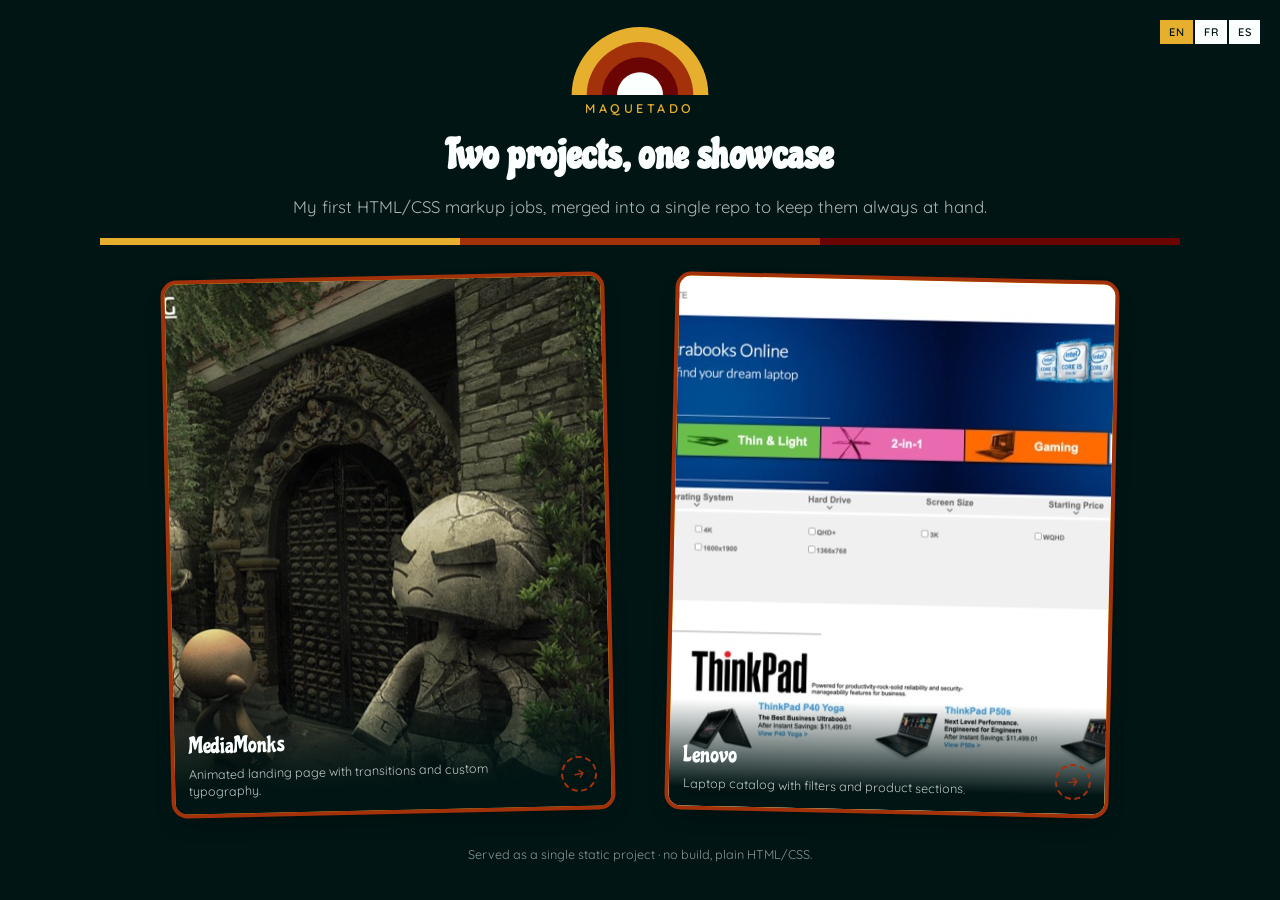
<file: index.html>
<!doctype html>
<html lang="es">
<head>
<meta charset="utf-8">
<meta name="viewport" content="width=device-width, initial-scale=1">
<title>Maquetado</title>
<link rel="icon" href="/favicon.svg" type="image/svg+xml">
<link rel="icon" href="/favicon.png" type="image/png" sizes="32x32">
<link rel="apple-touch-icon" href="/apple-touch-icon.png">
<link rel="preconnect" href="https://fonts.googleapis.com">
<link rel="preconnect" href="https://fonts.gstatic.com" crossorigin>
<link href="https://fonts.googleapis.com/css2?family=Quicksand:wght@400;500;600;700&family=Chicle&display=swap" rel="stylesheet">
<style>
  :root {
    /* Paleta setentosa: https://coolors.co/001514-fbfffe-6b0504-a3320b-e6af2e */
    --color-bg: #001514;
    --color-surface: #fbfffe;
    --color-ink: #001514;
    --color-on-bg: #fbfffe;
    --color-mustard: #e6af2e;
    --color-rust: #a3320b;
    --color-burgundy: #6b0504;
    --font-heading: 'Chicle', cursive;
    --font-body: 'Quicksand', sans-serif;
    --font-title: 'Chicle', cursive;
    color-scheme: dark;
  }

  * { box-sizing: border-box; }

  html, body { height: 100%; }

  body {
    margin: 0;
    height: 100vh;
    height: 100dvh;
    overflow: hidden;
    background: var(--color-bg);
    color: var(--color-on-bg);
    font: 16px/1.5 var(--font-body);
    display: flex;
    flex-direction: column;
    align-items: center;
    padding: clamp(14px, 3vh, 36px) clamp(16px, 4vw, 40px) clamp(20px, 4vh, 40px);
    gap: clamp(8px, 2vh, 18px);
  }

  header {
    flex: 0 0 auto;
    width: 100%;
    max-width: 980px;
    text-align: center;
  }

  .sunset {
    width: clamp(120px, 16vh, 200px);
    aspect-ratio: 400 / 190;
    margin: 0 auto;
    overflow: hidden;
  }

  .sunset svg {
    display: block;
    width: 100%;
    height: auto;
  }

  .kicker {
    display: block;
    margin: 4px 0 6px;
    font-family: var(--font-body);
    font-weight: 600;
    font-size: clamp(0.7rem, 1.4vh, 0.8rem);
    letter-spacing: 0.28em;
    text-transform: uppercase;
    color: var(--color-mustard);
  }

  h1 {
    margin: 0 0 8px;
    font-family: var(--font-heading);
    font-weight: 700;
    font-size: clamp(1.8rem, 4.6vh, 3.2rem);
    letter-spacing: 0.01em;
    color: var(--color-on-bg);
  }

  header p {
    margin: 0;
    font-size: clamp(0.85rem, 2vh, 1.05rem);
    color: var(--color-on-bg);
    opacity: 0.68;
  }

  .stripe {
    flex: 0 0 auto;
    width: 100%;
    max-width: 1080px;
    height: clamp(4px, 0.8vh, 7px);
    background: linear-gradient(
      90deg,
      var(--color-mustard) 0 33.333%,
      var(--color-rust) 33.333% 66.666%,
      var(--color-burgundy) 66.666% 100%
    );
  }

  main {
    flex: 1 1 auto;
    min-height: 0;
    display: grid;
    grid-template-columns: repeat(2, 1fr);
    gap: clamp(30px, 5vw, 60px);
    width: 100%;
    max-width: 1000px;
    padding: clamp(8px, 1.5vh, 18px) clamp(14px, 2.5vw, 26px);
  }

  .postcard {
    position: relative;
    height: 100%;
    min-height: 0;
    display: block;
    background: var(--color-mustard);
    border: 4px solid var(--color-rust);
    border-radius: 16px;
    overflow: hidden;
    text-decoration: none;
    color: inherit;
    transform: rotate(var(--tilt, -1.25deg));
    transition: border-color 0.15s ease;
    box-shadow: 0 10px 24px -14px rgba(0, 0, 0, 0.6);
  }

  .postcard:nth-child(2) {
    --tilt: 1.25deg;
  }

  .postcard:hover,
  .postcard:focus-visible {
    border-color: var(--color-mustard);
  }

  .photo {
    position: absolute;
    inset: 0;
  }

  .photo img {
    width: 100%;
    height: 100%;
    object-fit: cover;
    display: block;
  }

  .postcard-footer {
    position: absolute;
    left: 0;
    right: 0;
    bottom: 0;
    display: flex;
    align-items: flex-end;
    justify-content: space-between;
    gap: 10px;
    padding: 40px 14px 14px;
    background: linear-gradient(180deg, transparent, var(--color-bg) 82%);
  }

  .postcard-text {
    display: flex;
    flex-direction: column;
    gap: 2px;
    min-width: 0;
  }

  .postcard-name {
    font-family: var(--font-title);
    font-weight: 400;
    font-size: clamp(1.1rem, 2.5vh, 1.5rem);
    color: var(--color-on-bg);
  }

  .postcard-desc {
    margin: 0;
    font-size: clamp(0.74rem, 1.4vh, 0.86rem);
    line-height: 1.35;
    color: var(--color-on-bg);
    opacity: 0.75;
    display: -webkit-box;
    -webkit-line-clamp: 2;
    line-clamp: 2;
    -webkit-box-orient: vertical;
    overflow: hidden;
  }

  .stamp {
    flex-shrink: 0;
    display: inline-flex;
    align-items: center;
    justify-content: center;
    width: 36px;
    height: 36px;
    border-radius: 50%;
    border: 2px dashed var(--color-rust);
    color: var(--color-rust);
    transform: rotate(-10deg);
    transition: background 0.15s ease, color 0.15s ease;
  }

  .postcard:hover .stamp {
    border-color: var(--color-mustard);
    background: var(--color-mustard);
    color: var(--color-ink);
  }

  footer {
    flex: 0 0 auto;
    width: 100%;
    text-align: center;
    color: var(--color-on-bg);
    font-size: clamp(0.68rem, 1.4vh, 0.8rem);
    opacity: 0.55;
  }

  .lang-switcher {
    position: fixed;
    top: clamp(10px, 2.5vh, 18px);
    right: clamp(10px, 2.5vw, 18px);
    z-index: 5;
    display: inline-flex;
    border: 2px solid var(--color-ink);
    background: var(--color-surface);
  }

  .lang-option {
    padding: 5px 9px;
    border: none;
    border-right: 2px solid var(--color-ink);
    background: var(--color-surface);
    font-family: var(--font-body);
    font-weight: 600;
    font-size: 11px;
    letter-spacing: 0.04em;
    color: var(--color-ink);
    cursor: pointer;
  }

  .lang-option:last-child {
    border-right: none;
  }

  .lang-option.active {
    background: var(--color-mustard);
  }

  /* Mobile: stack the cards in a single column and let the page scroll */
  @media (max-width: 700px) {
    body {
      height: auto;
      min-height: 100dvh;
      overflow-y: auto;
    }

    main {
      flex: 0 0 auto;
      grid-template-columns: 1fr;
      gap: 28px;
    }

    .postcard {
      height: auto;
      aspect-ratio: 4 / 3;
    }
  }
</style>
</head>
<body>
  <div class="lang-switcher" role="group" aria-label="Language">
    <button type="button" class="lang-option" data-lang="en">EN</button>
    <button type="button" class="lang-option" data-lang="fr">FR</button>
    <button type="button" class="lang-option" data-lang="es">ES</button>
  </div>

  <header>
    <div class="sunset" aria-hidden="true">
      <svg viewBox="0 0 400 190">
        <circle cx="200" cy="190" r="190" fill="#e6af2e"/>
        <circle cx="200" cy="190" r="148" fill="#a3320b"/>
        <circle cx="200" cy="190" r="106" fill="#6b0504"/>
        <circle cx="200" cy="190" r="64" fill="#fbfffe"/>
      </svg>
    </div>
    <span class="kicker">Maquetado</span>
    <h1 data-i18n="title">Dos proyectos, una vitrina</h1>
    <p data-i18n="subtitle">Mis primeros trabajos de maquetado en HTML/CSS, migrados a un solo repo para tenerlos siempre a mano.</p>
  </header>

  <div class="stripe"></div>

  <main>
    <a class="postcard" href="/MediaMonks/mediaMonks.html" target="_blank" rel="noopener">
      <div class="photo">
        <img src="/preview/mediamonks.jpg" alt="Captura del proyecto MediaMonks" data-i18n-alt="mediamonksAlt" loading="lazy">
      </div>
      <div class="postcard-footer">
        <div class="postcard-text">
          <span class="postcard-name">MediaMonks</span>
          <p class="postcard-desc" data-i18n="mediamonksDesc">Landing animada con transiciones y tipografía custom.</p>
        </div>
        <span class="stamp" aria-hidden="true">
          <svg width="14" height="14" viewBox="0 0 24 24" fill="none" stroke="currentColor" stroke-width="2.5" stroke-linecap="round" stroke-linejoin="round"><path d="M5 12h14M13 6l6 6-6 6"/></svg>
        </span>
      </div>
    </a>

    <a class="postcard" href="/Lenovo/lenovo.html" target="_blank" rel="noopener">
      <div class="photo">
        <img src="/preview/lenovo.jpg" alt="Captura del proyecto Lenovo" data-i18n-alt="lenovoAlt" loading="lazy">
      </div>
      <div class="postcard-footer">
        <div class="postcard-text">
          <span class="postcard-name">Lenovo</span>
          <p class="postcard-desc" data-i18n="lenovoDesc">Catálogo de laptops con filtros y secciones de producto.</p>
        </div>
        <span class="stamp" aria-hidden="true">
          <svg width="14" height="14" viewBox="0 0 24 24" fill="none" stroke="currentColor" stroke-width="2.5" stroke-linecap="round" stroke-linejoin="round"><path d="M5 12h14M13 6l6 6-6 6"/></svg>
        </span>
      </div>
    </a>
  </main>

  <footer data-i18n="footer">Servido como un único proyecto estático &middot; sin build, HTML/CSS plano.</footer>

  <script>
    var STORAGE_KEY = 'maquetado-language';

    var translations = {
      en: {
        title: 'Two projects, one showcase',
        subtitle: 'My first HTML/CSS markup jobs, merged into a single repo to keep them always at hand.',
        mediamonksDesc: 'Animated landing page with transitions and custom typography.',
        lenovoDesc: 'Laptop catalog with filters and product sections.',
        mediamonksAlt: 'Screenshot of the MediaMonks project',
        lenovoAlt: 'Screenshot of the Lenovo project',
        footer: 'Served as a single static project · no build, plain HTML/CSS.'
      },
      fr: {
        title: 'Deux projets, une vitrine',
        subtitle: 'Mes premiers travaux de maquettage HTML/CSS, réunis dans un seul dépôt pour les avoir toujours sous la main.',
        mediamonksDesc: 'Page d’accueil animée avec transitions et typographie personnalisée.',
        lenovoDesc: 'Catalogue d’ordinateurs portables avec filtres et sections produits.',
        mediamonksAlt: 'Capture d’écran du projet MediaMonks',
        lenovoAlt: 'Capture d’écran du projet Lenovo',
        footer: 'Servi comme un seul projet statique · sans build, HTML/CSS pur.'
      },
      es: {
        title: 'Dos proyectos, una vitrina',
        subtitle: 'Mis primeros trabajos de maquetado en HTML/CSS, migrados a un solo repo para tenerlos siempre a mano.',
        mediamonksDesc: 'Landing animada con transiciones y tipografía custom.',
        lenovoDesc: 'Catálogo de laptops con filtros y secciones de producto.',
        mediamonksAlt: 'Captura del proyecto MediaMonks',
        lenovoAlt: 'Captura del proyecto Lenovo',
        footer: 'Servido como un único proyecto estático · sin build, HTML/CSS plano.'
      }
    };

    function isLanguage(value) {
      return value === 'en' || value === 'fr' || value === 'es';
    }

    function getInitialLanguage() {
      try {
        var stored = localStorage.getItem(STORAGE_KEY);
        if (isLanguage(stored)) return stored;
      } catch (e) {
        // localStorage no disponible (modo privado, storage bloqueado, etc.)
      }
      return 'en';
    }

    function applyLanguage(lang) {
      var t = translations[lang];
      document.documentElement.lang = lang;

      document.querySelectorAll('[data-i18n]').forEach(function (el) {
        el.textContent = t[el.dataset.i18n];
      });
      document.querySelectorAll('[data-i18n-alt]').forEach(function (el) {
        el.alt = t[el.dataset.i18nAlt];
      });
      document.querySelectorAll('.lang-option').forEach(function (btn) {
        var isActive = btn.dataset.lang === lang;
        btn.classList.toggle('active', isActive);
        btn.setAttribute('aria-pressed', String(isActive));
      });

      try {
        localStorage.setItem(STORAGE_KEY, lang);
      } catch (e) {
        // la preferencia solo dura la sesión
      }
    }

    document.querySelectorAll('.lang-option').forEach(function (btn) {
      btn.addEventListener('click', function () {
        applyLanguage(btn.dataset.lang);
      });
    });

    applyLanguage(getInitialLanguage());
  </script>
</body>
</html>
</file>
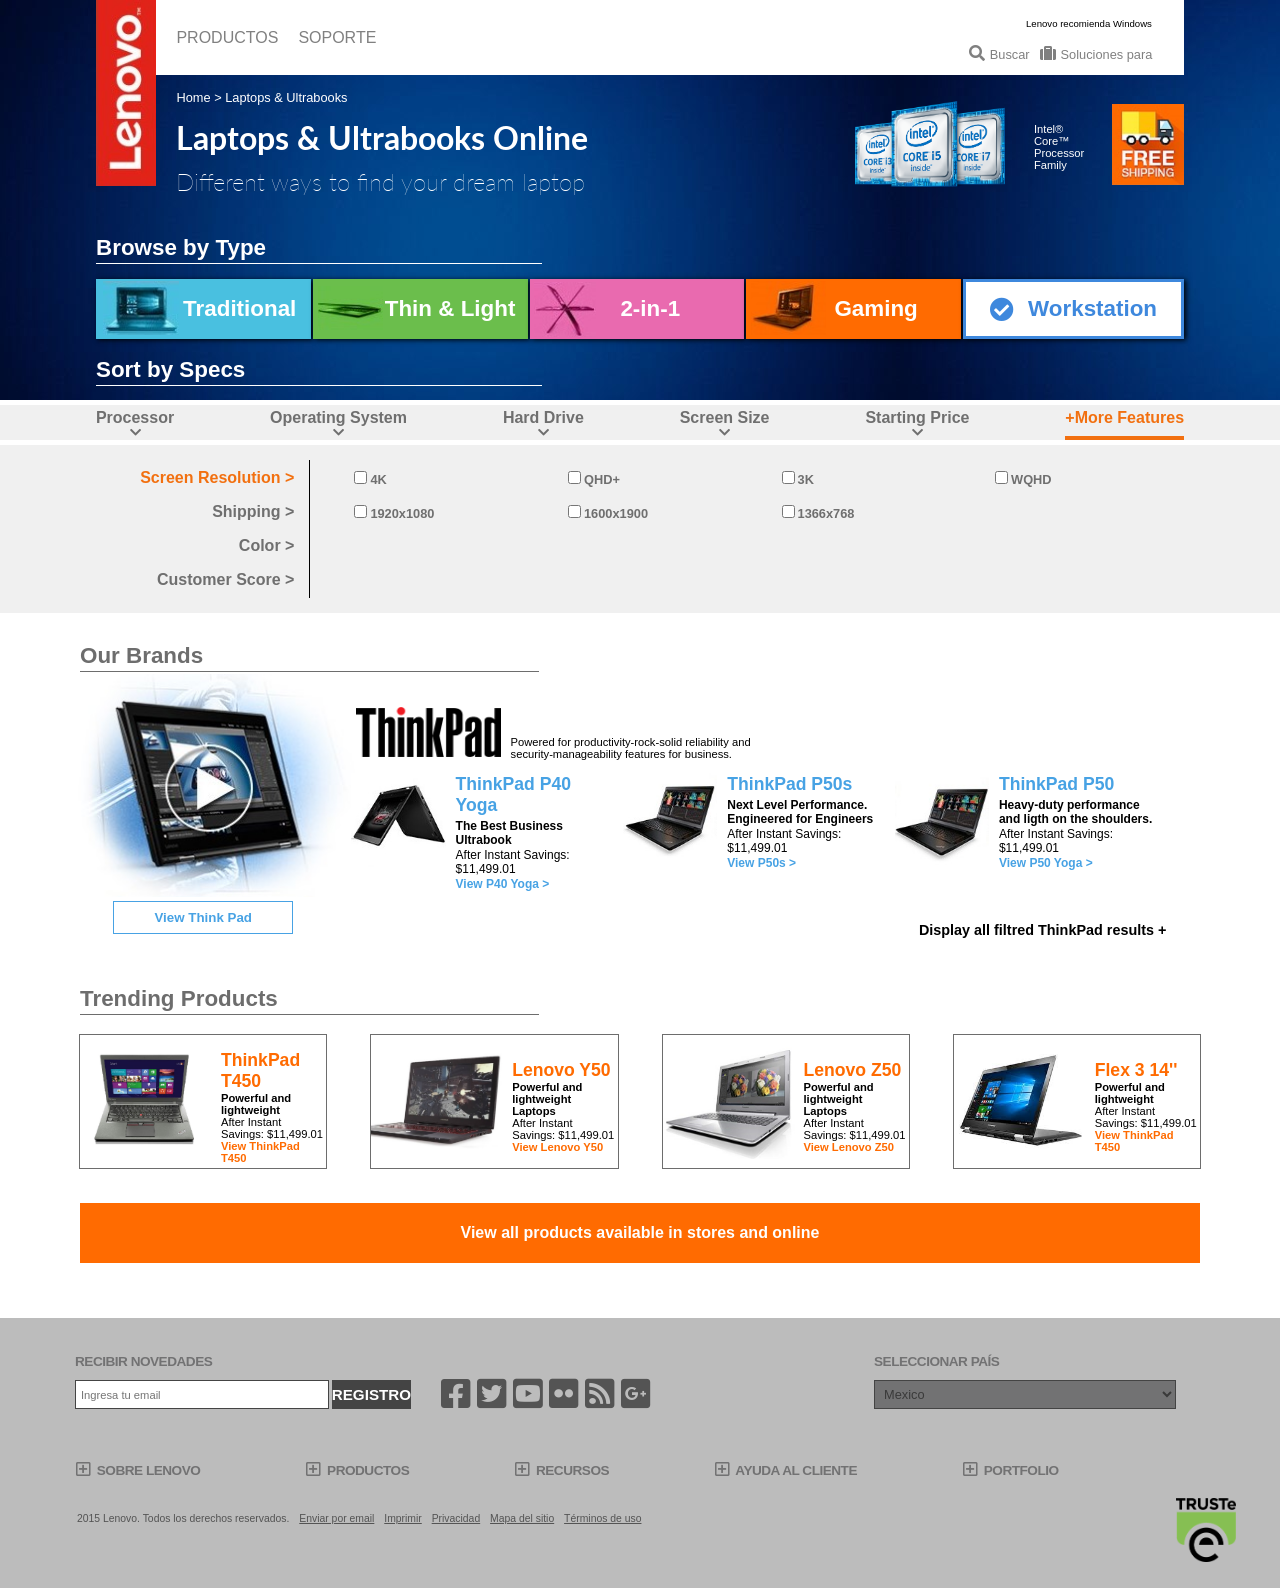
<file: Lenovo/lenovo.html>
<!DOCTYPE html>
<html lang="en">
<head>
    <meta charset="UTF-8">
    <meta name="viewport" content="width=device-width, initial-scale=1.0">
    <meta http-equiv="X-UA-Compatible" content="ie=edge">
    <link rel="stylesheet" type="text/css" media="screen" href="lenovo.css"/>
    <link rel="stylesheet" href="https://use.fontawesome.com/releases/v5.8.1/css/all.css" integrity="sha384-50oBUHEmvpQ+1lW4y57PTFmhCaXp0ML5d60M1M7uH2+nqUivzIebhndOJK28anvf" crossorigin="anonymous">
    <link href="https://fonts.googleapis.com/css?family=Lato:300" rel="stylesheet">
    <title>Laptops Ultrabooks™ & Notebooks</title>
</head>

<body>

    <!-- Start Header -->
    <header>

        <!-- Star Banner TOP -->
        <div class='bannerTop'>
            <div class='logoContainer'>
                <img src='images/logo.jpg'>
            </div>

            <!-- Start NAVS -->
            <div class='navs'>

                <!-- Start white NAV -->
                <div class='whiteNav'>
                    <div class='navList'>
                        <ul>
                            <li>PRODUCTOS</li>
                            <li>SOPORTE</li>
                        </ul>
                    </div>
                    <div class='navSearch'>
                        <div class='recommendW'><span>Lenovo recomienda Windows</span></div>
                        <div class='searchIcons'>
                        <i class="fas fa-search"><span>Buscar</span></i>
                        <i class="fas fa-suitcase"><span>Soluciones para</span></i>
                        </div>
                    </div>
                </div>
                <!-- End White NAV -->

                <!-- Start blue NAV -->
                <div class='blueNav'>
                    <div class='title'>
                        <p>Home > Laptops & Ultrabooks</p>
                        <h1>Laptops & Ultrabooks Online</h1>
                        <h2>Different ways to find your dream laptop</h2>
                    </div>
                    <div class='blueNavImages'>
                        <div class='intel'>
                            <img src='images/intel.png'>
                        </div>
                        <div class='intelText'>
                            <p>Intel® Core™ Processor Family</p>
                        </div>
                        <div class='freeShipping'>
                            <img src='images/freeShip.png'>
                        </div>
                    </div>
                </div>
                <!-- End Blue NAV -->
            </div>
            <!-- End NAVS -->
        </div>
        <!-- End Banner TOP -->

        <!-- Start Banner BROWSE -->
        <div class='bannerBrowse'>
            <div class='browseTitle'>
                <h1>Browse by Type</h1>
            </div>
            <div class='browseOptions'>
                <div class='browseBox traditional'>
                    <span>Traditional</span>
                    <div class='browseBoxImg'>
                        <img src='images/traditional.jpg'>
                    </div>
                </div>
                <div class='browseBox thin'>
                    <span>Thin & Light</span>
                    <div class='browseBoxImg'>
                        <img src='images/thin.jpg'>
                    </div>
                </div>
                <div class='browseBox twoOne'>
                    <span>2-in-1</span>
                    <div class='browseBoxImg'>
                        <img src='images/2in1.jpg'>
                    </div>
                </div>
                <div class='browseBox gaming'>
                    <span>Gaming</span>
                    <div class='browseBoxImg'>
                        <img src='images/gaming.jpg'>
                    </div>
                </div>
                <div class='browseBox work'>
                    <span>Workstation</span>
                    <i class="fas fa-check-circle"></i>
                </div>
            </div>

        </div>
        <!-- End Banner BROWSE -->

        <!-- Start Sort by Specs Title -->
        <div class='sort'>
            <div class='sortTitle'>
                <h1>Sort by Specs</h1>
            </div>
        </div>
        <!-- End Sort by Specs Title -->

    </header>
    <!-- End Header -->

    <!-- Start Sort by Specs Section -->
    <div class='sortBySpecs'>
        
        <div class='specsNav'>
            <div class='specsItem'>
                <p>Processor</p>
                <i class="fas fa-chevron-down"></i>
            </div>
            <div class='specsItem'>
                <p>Operating System</p>
                <i class="fas fa-chevron-down"></i>
            </div>
            <div class='specsItem'>
                <p>Hard Drive</p>
                <i class="fas fa-chevron-down"></i>
            </div>
            <div class='specsItem'>
                <p>Screen Size</p>
                <i class="fas fa-chevron-down"></i>
            </div>
            <div class='specsItem'>
                <p>Starting Price</p>
                <i class="fas fa-chevron-down"></i>
            </div>
            <div class='specsItem'>
                <p>+More Features</p>
            </div>
        </div>
    
        <div class='moreFeatures'>
            <div class='featuresList'>
                <ul>
                    <li>Screen Resolution ></li>
                    <li>Shipping ></li>
                    <li>Color ></li>
                    <li>Customer Score ></li>
                </ul>
            </div>
            <div id='forBorder'><p> </p></div>
            <div class='filtersList'>
                <form>
                    <div class='checkOption'><input type='checkbox' class='checkIcon'>4K</div>
                    <div class='checkOption'><input type='checkbox' class='checkIcon'>QHD+</div>
                    <div class='checkOption'><input type='checkbox' class='checkIcon'>3K</div>
                    <div class='checkOption'><input type='checkbox' class='checkIcon'>WQHD</div>
                    <div class='checkOption'><input type='checkbox' class='checkIcon'>1920x1080</div>
                    <div class='checkOption'><input type='checkbox' class='checkIcon'>1600x1900</div>
                    <div class='checkOption'><input type='checkbox' class='checkIcon'>1366x768</div>
                </form>
            </div>
        </div>

    </div>
    <!-- End Sort by Specs Section -->
    
    <!-- Start container with padding -->
    <div class='containerWithPadding'>

    <!-- Start Our Brands Section -->
    <div class='ourBrands'>
        <div class='sectionTitle'>
            <h1>Our Brands</h1>
        </div>
        <div class='brandProd'>
            <div class='thinkPadVideo'>
                <div class='videoImgContainer'>
                    <img src='images/thinkpadvideo.jpg'>
                </div>
                <button class='viewThinkPad'>View Think Pad</button>
            </div>
            <div class='TPproducts'>
                <div class='thinkPad'>
                    <div class='TPlogo'>
                        <img src='images/thinkpadlogo.png'>
                    </div>
                    <span>Powered for productivity-rock-solid reliability and security-manageability features for business.</span>
                </div>
                <div class='TPprodContainer'>
                    <div class='TPprodItem'>
                        <div class='TPprodImgCont'>
                            <img src='images/p40.jpg'>
                        </div>
                        <div class='TPprodText'>
                            <h1>ThinkPad P40 Yoga</h1>
                            <h3>The Best Business Ultrabook</h3>
                            <p>After Instant Savings: $11,499.01</p>
                            <h4>View P40 Yoga ></h4>
                        </div>
                    </div>
                    <div class='TPprodItem'>
                        <div class='TPprodImgCont'>
                            <img src='images/p50s.jpg'>
                        </div>
                        <div class='TPprodText'>
                            <h1>ThinkPad P50s</h1>
                            <h3>Next Level Performance. Engineered for Engineers</h3>
                            <p>After Instant Savings: $11,499.01</p>
                            <h4>View P50s ></h4>
                        </div>
                    </div>
                    <div class='TPprodItem'>
                        <div class='TPprodImgCont'>
                            <img src='images/p50.jpg'>
                        </div>
                        <div class='TPprodText'>
                            <h1>ThinkPad P50</h1>
                            <h3>Heavy-duty performance and ligth on the shoulders.</h3>
                            <p>After Instant Savings: $11,499.01</p>
                            <h4>View P50 Yoga ></h4>
                        </div>
                    </div>
                </div>
                <div class='filterTPresults'>
                    <span>Display all filtred ThinkPad results +</span>
                </div>
            </div>
        </div>
    </div>
    <!-- End Our Brands Section -->

    <!-- Start Trending Products Section -->
    <div class='trends'>
        <div class='sectionTitle'>
            <h1>Trending Products</h1>
        </div>
        <div class='trendingProductsCont'>
            <div class='trendItem'>
                <div class='trendImgCont t450'>
                    <img src='images/t450.jpg'>
                </div>
                <div class='trendItemText'>
                    <div class='firstTrendProdTitle'>
                        <h1>ThinkPad T450</h1>
                    </div>
                    <div class='TrendProdDescription'>
                        <h3>Powerful and lightweight</h3>
                        <p>After Instant Savings: $11,499.01</p>
                        <h4>View ThinkPad T450</h4>
                    </div>
                </div>
            </div>
            <div class='trendItem'>
                <div class='trendImgCont y50'>
                    <img src='images/y50.jpg'>
                </div>
                <div class='trendItemText'>
                    <div class='firstTrendProdTitle'>
                        <h1>Lenovo Y50</h1>
                    </div>
                    <div class='TrendProdDescription'>
                        <h3>Powerful and lightweight Laptops</h3>
                        <p>After Instant Savings: $11,499.01</p>
                        <h4>View Lenovo Y50</h4>
                    </div>
                </div>
            </div>
            <div class='trendItem'>
                <div class='trendImgCont z50'>
                    <img src='images/z50.jpg'>
                </div>
                <div class='trendItemText'>
                    <div class='firstTrendProdTitle'>
                        <h1>Lenovo Z50</h1>
                    </div>
                    <div class='TrendProdDescription'>
                        <h3>Powerful and lightweight Laptops</h3>
                        <p>After Instant Savings: $11,499.01</p>
                        <h4>View Lenovo Z50</h4>
                    </div>
                </div>
            </div>
            <div class='trendItem'>
                <div class='trendImgCont flex'>
                    <img src='images/flex.jpg'>
                </div>
                <div class='trendItemText'>
                    <div class='firstTrendProdTitle'>
                        <h1>Flex 3 14''</h1>
                    </div>
                    <div class='TrendProdDescription'>
                        <h3>Powerful and lightweight</h3>
                        <p>After Instant Savings: $11,499.01</p>
                        <h4>View ThinkPad T450</h4>
                    </div>
                </div>
            </div>
        </div>

    </div>
    <!-- End Trending Products Section -->

    <!-- To Unfold Option -->
    <div class='toUnfold'>
        <p>View all products available in stores and online</p>
    </div>
    <!-- End Unfold -->
   
    </div> 
    <!-- End container with padding -->

    <!-- Start Footer -->
    <footer>
        <div class='footerTop'>
            <div class='leftFooterTop'>
                <div class='register'>
                    <div class='regForm'>
                        <h2 class='footerCapitalText'>RECIBIR NOVEDADES</h2>
                        <input type='email' placeholder="Ingresa tu email" name='emailRegistration' class='textBox'>
                        <input type='submit' value='REGISTRO' name='submitEmail' class='submitReg'>
                    </div>
                    <div class='socialLogos'>
                        <i class="fab fa-facebook-square"></i>
                        <i class="fab fa-twitter-square"></i>
                        <i class="fab fa-youtube-square"></i>
                        <i class="fab fa-flickr"></i>
                        <i class="fas fa-rss-square"></i>
                        <i class="fab fa-google-plus-square"></i>
                    </div>
                </div>
                <div class='selectCountry'>
                    <h2 class='footerCapitalText selectTitle'>SELECCIONAR PAÍS</h2>
                    <select class='selectMenu'>
                        <option value='mx' id='mx'>Mexico</option>
                        <option value='ar' id='ar'>Argentina</option>
                        <option value='cl' id='cl'>Chile</option>
                        <option value='uy' id='uy'>Uruguay</option>
                        <option value='br' id='br'>Brasil</option>
                    </select>
                </div>
            </div>
            <div class='middleFooter'>
                <ul class='footerList footerCapitalText'>
                    <li>
                        <i class="far fa-plus-square"></i>
                        <span>SOBRE LENOVO</span>
                    </li>
                    <li>
                        <i class="far fa-plus-square"></i>
                        <span>PRODUCTOS</span>
                    </li>
                    <li>
                        <i class="far fa-plus-square"></i>
                        <span>RECURSOS</span>
                    </li>
                    <li>
                        <i class="far fa-plus-square"></i>
                        <span>AYUDA AL CLIENTE</span>
                    </li>
                    <li>
                        <i class="far fa-plus-square"></i>
                        <span>PORTFOLIO</span>
                    </li>
                </ul>
            </div>
            <div class='footerEnd'>
                <div class='endText'>
                    <span>2015 Lenovo. Todos los derechos reservados.</span>
                    <a href='#'>Enviar por email</a>
                    <a href='#'>Imprimir</a>
                    <a href='#'>Privacidad</a>
                    <a href='#'>Mapa del sitio</a>
                    <a href='#''>Términos de uso</a>
                </div>
                <div class='trusteLogoCont'>
                    <img src='images/truste.png'>
                </div>
            </div>
        </div>
    </footer>
    <!-- End footer -->
</body>
</html>
</file>
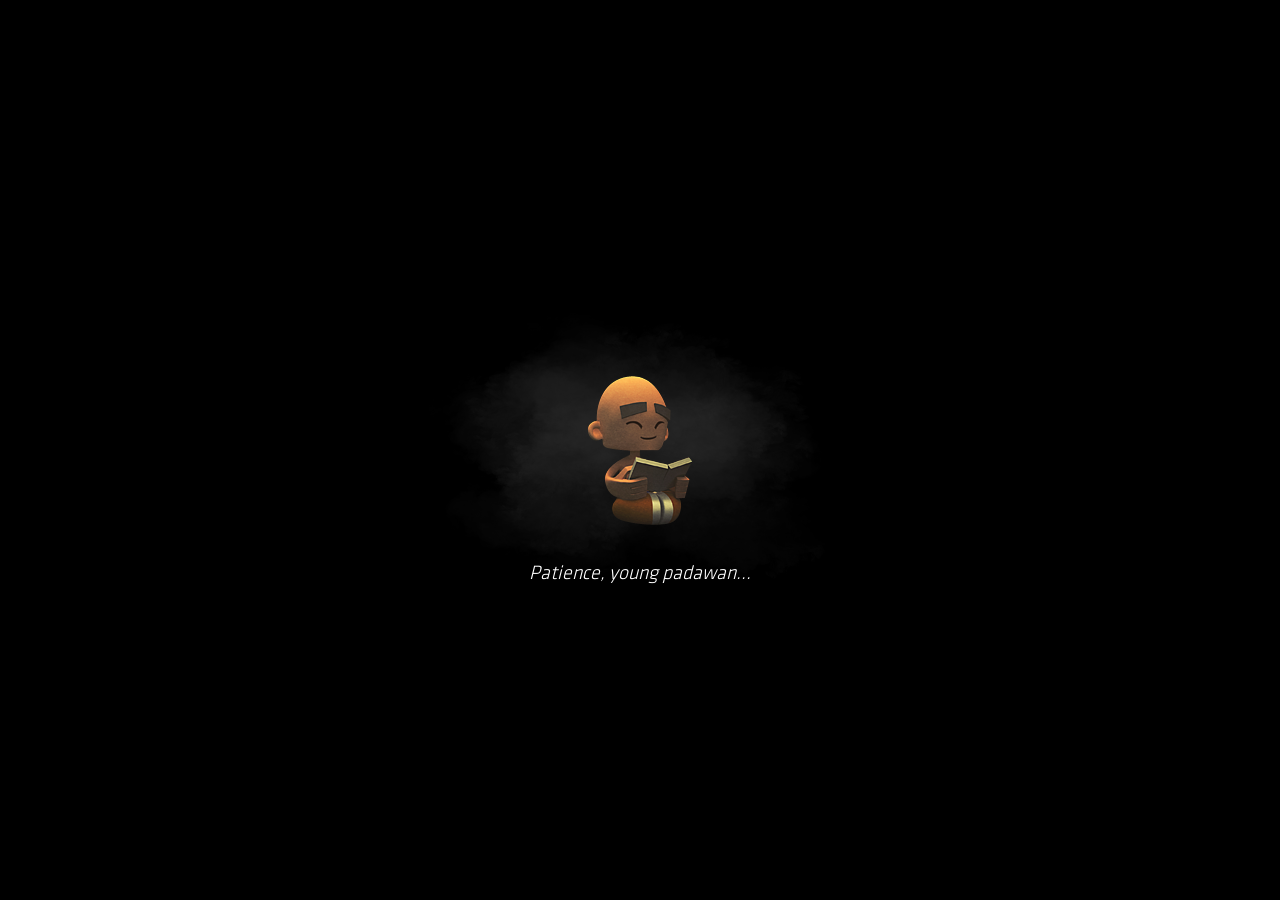
<file: MediaMonks/mediaMonks.html>
<!DOCTYPE html>
<html lang="en">
  <head>
    <meta charset="UTF-8" />
    <meta name="viewport" content="width=device-width, initial-scale=1.0" />
    <meta http-equiv="X-UA-Compatible" content="ie=edge" />
    <title>Media Monks</title>
    <link rel="stylesheet" type="text/css" href="mediaMonks.css" />
    <link
      rel="shortcut icon"
      type="image/x-icon"
      href="assets/images/favicon.ico"
    />
    <link href="https://cdn.lineicons.com/2.0/LineIcons.css" rel="stylesheet" />
  </head>
  <body>
    <div class="loadingScreen" id="loadingScreen">
      <div class="loadingScreen-imgContainer">
        <div class="loadingScreen-smokeImgContainer">
          <img src="assets/images/smoke04.gif" />
        </div>
        <div class="loadingScreen-monkImg"></div>
        <div class="loadingScreen-textContainer">
          <span class="loadingScreen-text">Patience</span>
          <span class="loadingScreen-text">young padawan...</span>
        </div>
      </div>
    </div>
    <div class="mainScreen-sliderBackground" id="backgroundImage">
      <div class="mainScreen-title" id="title"></div>
      <div class="mainScreen-pageButtonContainer">
        <div class="mainScreen-pageButton" id="pageButton-prev">
          <i class="lni lni-chevron-left"></i>
        </div>
        <div class="mainScreen-pageButton" id="pageButton-next">
          <i class="lni lni-chevron-right"></i>
        </div>
      </div>
      <div class="mainScreen-subtitle" id="subtitle"></div>
      <div class="paginator">
        <div class="paginator-body">
          <div class="paginator-row">
            <div class="paginator-cell" pageNumber="0">
              <div class="paginator-selector"></div>
            </div>
            <div class="paginator-cell" pageNumber="1">
              <div class="paginator-selector"></div>
              1
            </div>
            <div class="paginator-cell" pageNumber="2">
              <div class="paginator-selector"></div>
              2
            </div>
            <div class="paginator-cell" pageNumber="3">
              <div class="paginator-selector"></div>
              3
            </div>
            <div class="paginator-cell" pageNumber="4">
              <div class="paginator-selector"></div>
              4
            </div>
            <div class="paginator-cell" pageNumber="5">
              <div class="paginator-selector"></div>
              5
            </div>
            <div class="paginator-cell" pageNumber="6">
              <div class="paginator-selector"></div>
              6
            </div>
            <div class="paginator-cell" pageNumber="7">
              <div class="paginator-selector"></div>
              7
            </div>
            <div class="paginator-cell" pageNumber="8">
              <div class="paginator-selector"></div>
              8
            </div>
            <div class="paginator-cell" pageNumber="9">
              <div class="paginator-selector"></div>
            </div>
          </div>
        </div>
      </div>
      <div class="mainScreen-logoContainer">
        <svg
          xmlns="http://www.w3.org/2000/svg"
          xmlns:xlink="http://www.w3.org/1999/xlink"
          version="1.1"
          id="Layer_1"
          x="0px"
          y="0px"
          viewBox="0 0 60 55"
          width="150"
          height="80"
          enable-background="new 0 0 50 50"
          xml:space="preserve"
          class="mainScreen-logo"
        >
          <g>
            <polygon
              points="20.119 22.094 13.965 22.094 13.965 18.979 18.396 18.979 18.396 17.273 13.965 17.273 13.965 14.16 20.119 14.16 20.119 12.454 12.148 12.454 12.148 23.8 20.119 23.8 "
            />
            <path
              d="M19.977 27.024c-0.593-0.583-1.343-0.823-2.601-0.823h-0.002 -1.888 -0.002c-1.258 0-2.009 0.24-2.602 0.823 -0.58 0.555-0.798 1.287-0.798 2.579v4.542c0 1.289 0.218 2.025 0.798 2.586 0.593 0.576 1.344 0.814 2.602 0.814h0.002 1.888 0.002c1.258 0 2.008-0.238 2.601-0.814 0.58-0.561 0.799-1.297 0.799-2.586v-4.542C20.775 28.312 20.557 27.579 19.977 27.024zM18.959 33.803c0 1.054-0.068 1.408-0.343 1.701 -0.27 0.272-0.589 0.336-1.696 0.336H15.94c-1.107 0-1.427-0.063-1.696-0.336 -0.275-0.293-0.343-0.647-0.343-1.701v-3.854c0-1.061 0.067-1.416 0.343-1.704 0.27-0.268 0.589-0.339 1.696-0.339h0.979c1.107 0 1.427 0.071 1.696 0.339 0.274 0.288 0.343 0.644 0.343 1.704V33.803z"
            />
            <path
              d="M29.525 13.277c-0.592-0.583-1.343-0.823-2.601-0.823h-0.002 -4.978V23.8h4.978 0.002c1.258 0 2.009-0.239 2.601-0.814 0.58-0.561 0.799-1.297 0.799-2.587v-4.542C30.324 14.565 30.105 13.832 29.525 13.277zM28.507 20.056c0 1.055-0.066 1.408-0.342 1.702 -0.27 0.272-0.589 0.336-1.696 0.336h-2.707V14.16h2.707c1.107 0 1.427 0.07 1.696 0.338 0.275 0.288 0.342 0.644 0.342 1.704V20.056z"
            />
            <polygon
              points="38.891 14.16 38.891 12.454 31.711 12.454 31.711 14.16 34.393 14.16 34.393 22.094 31.711 22.094 31.711 23.8 38.891 23.8 38.891 22.094 36.209 22.094 36.209 14.16 "
            />
            <path
              d="M48.619 17.558l-2.125-4.604c-0.126-0.296-0.413-0.5-0.747-0.5 -0.011 0-2.259 0-2.269 0 -0.334 0-0.621 0.204-0.748 0.5l-2.124 4.604c-0.11 0.241-0.184 0.515-0.184 0.799V23.8h1.817v-3.114h4.745V23.8h1.816v-5.443C48.802 18.072 48.729 17.799 48.619 17.558zM46.985 18.979H42.24v-0.736l1.924-4.083h0.897l1.924 4.083V18.979z"
            />
            <polygon
              points="29.195 31.883 24.449 26.201 22.633 26.201 22.633 37.546 24.449 37.546 24.449 28.746 29.195 34.429 29.195 37.546 31.012 37.546 31.012 26.201 29.195 26.201 "
            />
            <path
              d="M46.177 31.062c-1.289-0.556-2.653-1.068-2.653-1.978 0-0.626 0.486-1.178 1.098-1.178h2.494c0.614 0 1.1 0.497 1.1 1.1v0.298H50v-0.239c0-1.577-1.295-2.863-2.885-2.863h-2.422c-1.586 0-2.876 1.295-2.876 2.883 0 2.033 2.147 2.872 3.823 3.602 1.29 0.556 2.654 1.068 2.654 1.978 0 0.626-0.486 1.177-1.099 1.177h-2.494c-0.613 0-1.1-0.496-1.1-1.099v-0.298h-1.785v0.239c0 1.577 1.296 2.863 2.885 2.863h2.422c1.586 0 2.876-1.295 2.876-2.883C50 32.63 47.853 31.791 46.177 31.062z"
            />
            <polygon
              points="36.43 31.813 41.266 26.201 38.885 26.201 34.969 31.021 34.969 26.201 33.152 26.201 33.152 37.546 34.969 37.546 34.969 32.727 39.055 37.546 41.487 37.546 "
            />
            <polyline
              points="8.379 15.326 5.834 18.979 4.361 18.979 1.816 15.326 1.816 23.8 0 23.8 0 12.454 1.816 12.454 5.099 17.164 8.379 12.454 10.196 12.454 10.196 23.8 8.379 23.8 8.379 15.326 "
            />
            <polyline
              points="8.379 29.073 5.834 32.727 4.361 32.727 1.816 29.073 1.816 37.546 0 37.546 0 26.201 1.816 26.201 5.099 30.911 8.379 26.201 10.196 26.201 10.196 37.546 8.379 37.546 8.379 29.073 "
            />
          </g>
        </svg>
      </div>
    </div>

    <script src="mediaMonks.js"></script>
  </body>
</html>
</file>
<file: Lenovo/lenovo.css>
body{
    margin: 0;
}

/* HEADER */
header{
    background-image: url('images/header-blue.jpg');
    height: 400px;
    width: 100%;
    display: flex;
    align-items: center;
    flex-direction: column;
}

/* DIV general */
.bannerTop{
    display: flex;
    flex-direction: row;
    width: 85%;
    height: 197px;
}

.navs {
    width: 100%;
}

/* NAV BLANCO */

.whiteNav{
    background-color: white;
    display: flex;
    flex-direction: row;
    justify-content: space-between;
    height: 75px;
    align-items: center;
}

.navList ul {
    list-style: none;
    display: flex;
    margin: 0;
    padding-left: 10px;
    font-family: Arial, Helvetica, sans-serif;
    color: grey;
}

.navList li {
    margin: 20px 10px;
}

.navSearch {
    display: flex;
    width: 25%;
    justify-content: space-evenly;
    align-items: center;
    flex-direction: column;
    height: 100%;
}

.recommendW {
    width: 75%;
    text-align: end;
}

.recommendW span {
    font-family: Arial, Helvetica, sans-serif;
    font-size: 0.6em;
    text-align: end;
}

.searchIcons {
    display: flex;
    justify-content: space-evenly;
}
.searchIcons i {
    color: grey;
    margin-left: 10px;
}

.searchIcons span {
    margin-left: 5px;
    font-weight: normal;
    font-family: Arial, Helvetica, sans-serif;
    font-size: 0.8em;
    color: grey;
}

/* NAV AZUL */

.blueNav{
    display: flex;
    flex-direction: row;
    justify-content: space-between;
    margin-top: 2.5px;
}

.title {
    padding-left: 20px;
    color: white;
}

.title p {
    font-size: 0.8em;
    font-family: Arial, Helvetica, sans-serif;
}

.title h1 {
    margin: 0;
    font-family: 'Lato', sans-serif;
    font-weight: bold;
}

.title h2 {
    margin-top: 10px;
    font-family: 'Lato', sans-serif;
    font-weight: lighter;
}

.blueNavImages {
    display: flex;
    flex-direction: row;
    justify-content: space-between;
    align-items: center;
    width: 32%;
}

.intel {
    height: auto;
    width: 150px;
}

.intel img {
    width: 100%;
    height: auto;
}

.intelText {
    width: 15%;
    font-family: Arial, Helvetica, sans-serif;
    font-size: 0.7em;
    margin-left: 0;
    color: white;

}

.freeShipping {
    height: auto;
    width: 72px;
}

.freeShipping img {
    width: 100%;
    height: auto;
}

/* Browse By TYPE */

.bannerBrowse {
    width: 85%;
}

.browseTitle {
    width: 41%;
    margin-top: 50px;
    border-bottom: white solid 0.8px;
    line-height: 1px;
}

.browseTitle h1 {
    font-family: Arial, Helvetica, sans-serif;
    font-weight: bold;
    color: white;
    font-size: 1.4em;
}

.browseOptions {
    display: flex;
    flex-direction: row;
    justify-content: space-between;
    height: 60px;
    margin-top: 15px;
}

.browseBox {
    width: 20%;
    margin-right: 2px;
    display: flex;
    flex-direction: row-reverse;
    align-items: center;
    justify-content: space-evenly;
    box-shadow: 2px 1px 5px 0px #000000;
    overflow: hidden;
}

.browseBox:hover {
    opacity: 0.8;
}

.browseBoxImg img {
    width: 100%;
    height: auto;
}

.traditional {
    background-color: #49c0e0;
}

.traditional .browseBoxImg {
    height: auto;
    width: 35%;
    margin-left: -7px;
    margin-top: 2px;
}

.thin {
    background-color: #6bbe4c;
}

.thin .browseBoxImg {
    height: auto;
    width: 30%;
    margin-left: -7px;
    margin-top: 2px;
}

.twoOne {
    background-color: #e96aaf;
}

.twoOne .browseBoxImg {
    height: auto;
    width: 29%;
    margin-left: -30px;
    margin-top: 5px;
}

.twoOne span {
    margin-right: 30px;
}

.gaming {
    background-color: #ff6b01;
}

.gaming .browseBoxImg {
    height: auto;
    width: 35%;
    margin-left: -14px;
    margin-top: 2px;
}

.gaming span {
    margin-right: 25px;
}

.browseBox span {
    font-family: Arial, Helvetica, sans-serif;
    font-weight: bold;
    color: white;
    font-size: 1.4em;
    margin-left: -10px;
}

.work {
    margin-right: 0px;
    background-color: white;
    border: #3e88dd solid 3px;
    color: #3e88dd;
}

.work i {
    font-size: 1.5em;
}

.work span {
    color: #3e88dd;
}


/* Sort by Specs */

.sort {
    width: 85%;
}

.sortTitle {
    width: 41%;
    margin-top: 30px;
    border-bottom: white solid 0.8px;
    line-height: 1px;
}

.sortTitle h1 {
    font-family: Arial, Helvetica, sans-serif;
    font-weight: bold;
    color: white;
    font-size: 1.4em;
}

.sortBySpecs {
    height: 220px;
    width: 100%;
}

.specsNav {
    background-color: #f0f0f0;
    display: flex;
    flex-direction: row;
    justify-content: space-evenly;
    margin-top: 5px;
}

.specsItem {
    background-color: #f0f0f0;
    display: flex;
    flex-direction: column;
    align-items: center;
    font-family: Arial, Helvetica, sans-serif;
    color: #6f6f6f;
}

.specsItem p {
    margin: 4px 0px 0px 0px;
    font-weight: bold;
}

.specsItem i {
    font-size: 0.8em;
}

.specsItem:last-child{
    color: #f27010;
    border-bottom: #f27010 solid 4px;
}

.moreFeatures {
    display: flex;
    flex-direction: row;
    margin-top: 5px;
    background-color:  #f0f0f0;
    color: #6f6f6f;
    font-family: Arial, Helvetica, sans-serif;
    font-weight: bold;
    align-items: center;
}

.featuresList {
    text-align: end;
    width: 23%;
}
.featuresList ul {
    list-style: none;
    line-height: 34px;
}

.featuresList ul li:first-child {
    color: #f27010;
}

#forBorder {
    width: 15px;
    height: 138px;
    border-right: black 0.5px solid;
}

.filtersList {
    display: flex;
    flex-direction: row;
    flex-wrap: wrap;
    width: 70%;
    font-size: 0.8em;
    padding-top: 23px;
    align-self: flex-start;
}

.checkOption {
    display: inline-block;
    width: 170px;
    margin-left: 40px;
    margin-bottom: 15px;
}

/* padding container */
.containerWithPadding{
    padding: 0px 80px;
}

/* Our Brands Section */
.ourBrands{
    width: 100%;
    padding-bottom: 30px;
}

.sectionTitle {
    width: 41%;
    margin-top: 30px;
    border-bottom: #6d6d6d solid 1px;
    line-height: 1px; 
}
.sectionTitle h1 {
    font-family: Arial, Helvetica, sans-serif;
    font-weight: bold;
    color: #6d6d6d;
    font-size: 1.4em;
}

.brandProd {
    display: flex;
    flex-direction: row;
    margin-top: 15px;
}

.thinkPadVideo {
    width: 22%;
    display: flex;
    flex-direction: column;
    align-items: center;
}

.videoImgContainer {
    width: 290px;
    height: auto;
    margin-top: -13px;
    margin-bottom: 10px;
    margin-left: 30px;
}

.videoImgContainer img {
    width: 100%;
    height: auto;
}

.viewThinkPad {
    color: #47a2e4;
    border: #47a2e4 solid 1px;
    background-color: white;
    font-weight: bold;
    width: 180px;
    padding-top: 8px;
    padding-bottom: 8px;
    margin-top: -10px;
}

.TPproducts {
    width: 75%;
    display: flex;
    flex-direction: column;
}

.thinkPad {
    display: flex;
    flex-direction: row;
    height: auto;
    width: 50%;
    margin-left: 30px;
    margin-top: 20px;
    margin-bottom: 4px;
}

.TPlogo {
    width: 60%;
    height: auto;
}

.TPlogo img {
    width: 100%;
    height: auto;
}

.thinkPad span {
    font-family: Arial, Helvetica, sans-serif;
    margin-left: 10px;
    font-size: 0.7em;
    align-self: flex-end;
    padding-bottom: 1px;
}

.TPprodContainer {
    display: flex;
    flex-direction: row;
    justify-content: center;
    margin-top: 8px;
    margin-left: 25px;
}

.TPprodItem {
    display: flex;
    flex-direction: row;
    width: 33%;
    font-family: Arial, Helvetica, sans-serif;
    margin-right: 10px;
}

.TPprodImgCont {
    height: auto;
    width: 36%;
}

.TPprodImgCont img {
    width: 100%;
    height: auto;
}

.TPprodText {
    margin-left: 10px;
    width: 60%;
}

.TPprodItem h1 {
    color:  #47a2e4;
    font-size: 1.1em;
    margin-bottom: 1px;
    margin-top: 1px;
}

.TPprodItem h3 {
    color:  black;
    font-size: 0.75em;
    margin-top: 3px;
    margin-bottom: 1px;
}

.TPprodItem p {
    color:  black;
    font-size: 0.75em;
    margin-top: 1px;
    margin-bottom: 1px;
}

.TPprodItem h4 {
    color: #47a2e4;
    font-size: 0.75em;
    margin-top: 1px;
    margin-bottom: 1px;
}

.filterTPresults {
    display: flex;
    flex-direction: row;
    justify-content: flex-end;
    align-items: flex-end;
    margin-top: 30px;
    font-family: Arial, Helvetica, sans-serif;
    font-weight: bold;
    font-size: 0.9em;
}

/* Trending Products Section */

.trends{
    height: 205px;
    width: 100%;
    margin-bottom: 0px;
}

.trendingProductsCont {
    display: flex;
    flex-direction: row;
}

.trendItem {
    display: flex;
    flex-direction: row;
    align-items: center;
    outline: #6d6d6d solid 1.5px;
    font-family: Arial, Helvetica, sans-serif;
    margin-right: 45px;
    margin-top: 20px;
    box-sizing: border-box;
    min-height: 110px;
    width: 25%;
    flex: 1 1 0;
}

.trendItem:last-child {
    margin-right: 0px;
}

.trendImgCont {
    width: 54%;
    height: 100%;
    flex-shrink: 0;
    display: flex;
    align-items: center;
    justify-content: center;
    overflow: hidden;
}

.trendImgCont img {
    width: 100%;
    height: auto;
}

.trendItemText {
    width: 46%;
    margin-top: 10px;
    padding-left: 8px;
    box-sizing: border-box;
    overflow: hidden;
}

.trendItem h1 {
    color: #ff6b01;
    font-size: 1.1em;
    margin: 0;
    font-weight: bold;
}

.trendItem h3 {
    font-weight: bold;
    font-size: 0.7em;
    margin: 0;
}

.trendItem p {
    font-size: 0.7em;
    margin: 0;
}

.trendItem h4 {
    font-weight: bold;
    font-size: 0.7em;
    color: #ff6b01;
    margin: 0;
}

 
/* Orange DIV to Unfold */

.toUnfold{
    height: 60px;
    width: 100%;
    background-color: #ff6b01;
    font-family: Arial, Helvetica, sans-serif;
    font-weight: bold;
    color: white;
    display: flex;
    justify-content: center;
    align-items: center;
    margin-bottom: 55px;
}

/* FOOTER */

footer{
    background-color: #bcbcbc;
    height: 270px;
    width: 100%;
}

.footerTop {
    padding-top: 24px;
}

.leftFooterTop {
    display: flex;
    flex-direction: row;
}

.footerCapitalText {
    font-family: Arial, Helvetica, sans-serif;
    color: #727273;
    font-size: 0.85em;
    letter-spacing: -0.5px;
}

.register {
    display: flex;
    width: 55%;
    margin-left: 75px;
}

.regForm {
    position: relative;
    width: 52%;
}

.textBox {
    font-family: Arial, Helvetica, sans-serif;
    font-size: 0.7em;
    color: #909090;
    padding-left: 5px;
    border: #444444 solid 1px;
    height: 25px;
    width: 245px;
    margin-right: 0px;
}

.submitReg {
    font-family: Arial, Helvetica, sans-serif;
    font-size: 0.95em;
    font-weight: bold;
    color: white;
    padding-left: 0px;
    padding-right: 0px;
    background-color: #444444;
    height: 29.5px;
    margin-left: -4px;
    border: transparent;
    position: absolute;
    top: 37.5px;
    right: 30px;
}

.socialLogos {
    display: flex;
    align-items: flex-end;
    font-size: 2.1em;
    padding-top: 35px;
    color: #545454;
}

.socialLogos i {
    margin-right: 7px;
}

.selectTitle {
    margin-left: 95px;
}
.selectMenu {
    font-family: Arial, Helvetica, sans-serif;
    font-size: 0.8em;
    color: #3a3a3a;
    padding-left: 5px;
    border: #444444 solid 1px;
    height: 27px;
    width: 295px;
    margin-right: 0px;
    background-color: #727273;
    box-sizing: unset;
    margin-left: 95px;
}

.footerList {
    list-style: none;
    display: flex;
    justify-content: flex-start;
    margin-top: 50px;
    font-weight: bold;
    font-size: 0.85em;
}

.footerList i {
    font-weight: normal;
    font-size: 1.2em;
    margin-right: 4px;
}

.footerList li {
    margin-right: 70px;
    margin-left: 36px;
}

.footerEnd {
    display: flex;
    margin-top: 35px;
    justify-content: space-between;
    position: relative;
}

.endText {
    font-family: Arial, Helvetica, sans-serif;
    color: #545454;
    font-size: 0.65em;
    margin-left: 77px;
}

.endText a {
    color: #545454;
    margin-left: 7px;
}

.trusteLogoCont {
    width: 60px;
    height: auto;
    margin-right: 40px;
    position: absolute;
    right: 4px;
    bottom: -42px;
}

.trusteLogoCont img {
    width: 100%;
    height: auto;
}
/* TABLET / MOBILE */

img {
    max-width: 100%;
}

@media (max-width: 1100px) {
    header {
        height: auto;
        padding-bottom: 20px;
        background-size: cover;
    }

    .bannerTop,
    .bannerBrowse,
    .sort {
        width: 92%;
    }

    .bannerTop {
        height: auto;
        flex-direction: row;
        align-items: flex-start;
        padding-top: 10px;
    }

    .logoContainer {
        flex-shrink: 0;
    }

    .logoContainer img {
        height: 100px;
        width: auto;
        display: block;
    }

    .navs {
        flex: 1;
        min-width: 0;
    }

    .whiteNav {
        flex-wrap: wrap;
        height: auto;
        padding: 8px 0;
    }

    .navSearch {
        width: auto;
        height: auto;
        padding-right: 10px;
    }

    .blueNav {
        flex-direction: column;
        gap: 10px;
    }

    .blueNavImages {
        width: 100%;
        justify-content: flex-start;
        gap: 20px;
    }

    .intelText {
        width: auto;
    }

    .browseTitle,
    .sortTitle,
    .sectionTitle {
        width: 100%;
    }

    .browseOptions {
        flex-wrap: wrap;
        height: auto;
        gap: 8px;
    }

    .browseBox {
        width: calc(33.333% - 6px);
        height: 60px;
        margin-right: 0;
        box-sizing: border-box;
    }

    /* Sort by specs */
    .sortBySpecs {
        height: auto;
    }

    .specsNav {
        flex-wrap: wrap;
        gap: 6px 16px;
        padding: 8px 10px;
        justify-content: center;
    }

    .moreFeatures {
        flex-direction: column;
        align-items: stretch;
        padding: 0 16px;
    }

    .featuresList {
        width: 100%;
        text-align: start;
    }

    .featuresList ul {
        padding: 0;
        margin: 10px 0;
        display: flex;
        flex-wrap: wrap;
        gap: 0 20px;
    }

    #forBorder {
        display: none;
    }

    .filtersList {
        width: 100%;
        padding-top: 0;
    }

    .checkOption {
        margin-left: 0;
        margin-right: 20px;
        width: 140px;
    }

    .containerWithPadding {
        padding: 0 20px;
    }

    /* Our brands */
    .brandProd {
        flex-direction: column;
        align-items: center;
    }

    .thinkPadVideo {
        width: 100%;
    }

    .videoImgContainer {
        margin: 15px 0 10px;
        max-width: 290px;
    }

    .viewThinkPad {
        margin-top: 0;
    }

    .TPproducts {
        width: 100%;
    }

    .thinkPad {
        width: 100%;
        margin-left: 0;
        box-sizing: border-box;
    }

    .TPlogo {
        width: 40%;
        flex-shrink: 0;
    }

    .TPprodContainer {
        flex-direction: column;
        margin-left: 0;
        gap: 16px;
    }

    .TPprodItem {
        width: 100%;
        margin-right: 0;
    }

    .TPprodImgCont {
        width: 30%;
        flex-shrink: 0;
    }

    .filterTPresults {
        justify-content: flex-start;
    }

    /* Trending */
    .trends {
        height: auto;
        margin-bottom: 30px;
    }

    .trendingProductsCont {
        flex-wrap: wrap;
        gap: 0 20px;
    }

    .trendItem {
        flex: 1 1 calc(50% - 20px);
        margin-right: 0;
    }

    /* Footer */
    footer {
        height: auto;
        padding-bottom: 60px;
    }

    .footerTop {
        padding: 24px 20px 0;
    }

    .leftFooterTop {
        flex-direction: column;
        gap: 20px;
    }

    .register {
        width: 100%;
        margin-left: 0;
        flex-direction: column;
        gap: 10px;
    }

    .regForm {
        width: 100%;
    }

    .textBox {
        width: calc(100% - 100px);
        box-sizing: border-box;
        height: 29.5px;
    }

    .submitReg {
        right: 0;
    }

    .socialLogos {
        padding-top: 10px;
    }

    .selectTitle,
    .selectMenu {
        margin-left: 0;
    }

    .selectMenu {
        box-sizing: border-box;
        width: 100%;
        max-width: 295px;
    }

    .footerList {
        flex-direction: column;
        gap: 12px;
        margin-top: 24px;
        padding: 0;
    }

    .footerList li {
        margin: 0;
    }

    .footerEnd {
        flex-direction: column;
        margin-top: 20px;
    }

    .endText {
        margin-left: 0;
        line-height: 2;
    }

    .trusteLogoCont {
        right: 0;
        bottom: -50px;
        margin-right: 0;
    }
}

@media (max-width: 600px) {
    .browseBox {
        width: calc(50% - 4px);
    }

    .browseBox span {
        font-size: 1.1em;
    }

    .whiteNav {
        flex-direction: column;
        align-items: flex-start;
    }

    .whiteNav {
        align-items: stretch;
    }

    .navSearch {
        align-items: flex-end;
    }

    .recommendW {
        text-align: end;
        width: 100%;
    }

    .searchIcons {
        justify-content: flex-end;
    }

    .title h1 {
        font-size: 1.5em;
    }

    .title h2 {
        font-size: 1em;
    }

    .trendItem {
        flex: 1 1 100%;
    }

    .checkOption {
        width: 45%;
        margin-right: 0;
    }

    .trusteLogoCont {
        width: 40px;
        bottom: -34px;
    }
}
</file>
<file: MediaMonks/mediaMonks.css>
@keyframes scale-in-bottom {
  0% {
    transform: scale(0) translateY(0px);
    transform-origin: 50% 100%;
    opacity: 1;
  }
  30% {
    transform: scale(1) translateY(-25px);
    transform-origin: 50% 100%;
    opacity: 1;
  }
  50% {
    transform: translateY(0px);
  }
  75% {
    transform: translateY(-5px);
  }
  100% {
    transform: translateY(0px);
  }
}
@keyframes scale-in-text {
  0% {
    font-size: 0px;
    opacity: 0;
  }
  100% {
    font-size: 20px;
    opacity: 1;
  }
}
@keyframes upndown {
  0% {
    transform: translateY(0);
  }
  100% {
    transform: translateY(-10px);
  }
}
@keyframes fade-in {
  0% {
    opacity: 0;
  }
  100% {
    opacity: 0.2;
  }
}
@keyframes replace-comma {
  0% {
    content: "!";
  }
  100% {
    content: ",";
  }
}
@keyframes slide-text {
  0% {
    font-size: 0px;
  }
  20% {
    font-size: 20px;
  }
  80% {
    transform: translateX(-75%);
    opacity: 0;
  }
  100% {
    transform: translateX(0%);
    opacity: 1;
    font-size: 20px;
  }
}
@font-face {
  font-family: "Klavika Regular";
  src: url("assets/font/klavika-regular-webfont.woff");
}
@font-face {
  font-family: "Klavika Light";
  src: url("assets/font/klavika-light-webfont.woff");
}
html,
body {
  margin: 0;
  padding: 0;
  z-index: 0;
}

.fadeScreen {
  opacity: 0;
  transition-duration: 2s;
}

.loadingScreen {
  position: fixed;
  width: 100%;
  height: 100vh;
  background-color: black;
  z-index: 99;
  display: flex;
  justify-content: center;
  align-items: center;
}
.loadingScreen-imgContainer {
  position: relative;
}
.loadingScreen-monkImg {
  background-image: url(assets/images/monk.png);
  width: 106px;
  height: 149px;
  position: absolute;
  left: calc(50% - 53px);
  top: calc(50% - 74.5px);
  animation: scale-in-bottom 1s cubic-bezier(0.25, 0.46, 0.45, 0.94), upndown 1s ease 1s infinite alternate;
}
.loadingScreen-smokeImgContainer {
  width: 600px;
  height: 400px;
  display: flex;
  justify-content: center;
  align-items: center;
  animation: fade-in 1.2s cubic-bezier(0.39, 0.575, 0.565, 1) both;
  animation-delay: 0.3s;
}
.loadingScreen-smokeImgContainer img {
  width: 100%;
  height: 100%;
}
.loadingScreen-textContainer {
  position: absolute;
  right: 0px;
  bottom: 65px;
  left: 0px;
  font-family: "Klavika Light";
  text-align: center;
  color: white;
  font-style: italic;
}
.loadingScreen-textContainer span:nth-of-type(1) {
  font-size: 0px;
  transform: scale(0) translateY(0px);
  opacity: 0;
  animation: scale-in-text 0.5s cubic-bezier(0.45, 0.05, 0, 1.74) 0.3s 1 forwards;
}
.loadingScreen-textContainer span:nth-of-type(1)::after {
  content: "!";
  animation: replace-comma 0.5s linear 1s 1 forwards;
}
.loadingScreen-textContainer span:nth-of-type(2) {
  font-size: 0px;
  opacity: 0;
  display: inline-block;
  position: relative;
  animation: slide-text 0.4s linear 1s 1 forwards;
}

.mainScreen-sliderBackground {
  background-image: url(assets/images/background.jpg);
  background-size: cover;
  height: 100vh;
  width: 100%;
  background-repeat-x: no-repeat;
  background-color: black;
  transition-duration: 1s;
}
.mainScreen-title {
  font-family: "Klavika Regular";
  font-size: 48px;
  color: white;
  text-transform: uppercase;
  text-decoration: underline;
  position: fixed;
}
.mainScreen-title-topLeft {
  top: 10px;
  left: 20px;
}
.mainScreen-title-middleLeft {
  top: 435px;
  left: 55px;
}
.mainScreen-title-middleRight {
  top: 435px;
  right: 55px;
}
.mainScreen-title-topRight {
  top: 10px;
  right: 10px;
}
.mainScreen-pageButtonContainer {
  display: flex;
  justify-content: space-between;
  align-items: center;
  width: 100%;
  position: fixed;
  top: 50%;
  transform: translateY(-50%);
}
.mainScreen-pageButton {
  color: white;
  font-size: 40px;
  cursor: pointer;
}
.mainScreen-subtitle {
  font-family: "Klavika Light";
  color: white;
  font-size: 12px;
  position: fixed;
}
.mainScreen-subtitle-bottomLeft {
  bottom: 70px;
  left: 10px;
}
.mainScreen-subtitle-bottomRight {
  bottom: 28px;
  left: 195px;
}
.mainScreen-subtitle-middleRight {
  text-align: end;
  right: 20px;
  top: 50%;
  transform: translateY(-50%);
}
.mainScreen-social {
  width: 300px;
}
.mainScreen-social i {
  margin: 0px 5px;
}
.mainScreen-logo {
  fill: white;
  position: fixed;
  bottom: 0px;
  right: 0px;
}

.paginator {
  font-family: "Klavika Regular";
  display: table;
  width: 160px;
  height: 15px;
  border-collapse: collapse;
  position: fixed;
  bottom: 27px;
  left: 15px;
}
.paginator-body {
  display: table-row-group;
}
.paginator-row {
  display: table-row;
}
.paginator-cell {
  border: 2px dotted white;
  display: table-cell;
  text-align: center;
  color: white;
  font-size: 9px;
  width: 7px;
  position: relative;
  cursor: pointer;
}
.paginator-cell:hover > .paginator-selector {
  display: block;
}
.paginator-selector {
  background-color: white;
  width: 11px;
  height: 11px;
  position: absolute;
  top: 1px;
  left: 1px;
  display: none;
}
.paginator-selector-active {
  display: block;
}

/* Mobile / tablet */
@media (max-width: 768px) {
  .loadingScreen-smokeImgContainer {
    width: 100%;
    max-width: 600px;
    height: auto;
  }

  .mainScreen-sliderBackground {
    height: 100vh;
    height: 100dvh;
  }

  .mainScreen-title,
  .mainScreen-subtitle {
    top: auto;
    right: auto;
    bottom: auto;
    left: auto;
    transform: none;
    text-align: left;
  }

  .mainScreen-title {
    font-size: 28px;
    max-width: calc(100% - 40px);
  }

  .mainScreen-subtitle {
    font-size: 11px;
    bottom: 60px;
    left: 15px;
    right: 100px;
  }

  .mainScreen-pageButton {
    font-size: 28px;
    padding: 12px;
  }

  /* Each page moves its title to a different edge of the screen; the subtitle stays put */
  [data-page="0"] .mainScreen-title {
    top: 24px;
    left: 20px;
  }

  [data-page="1"] .mainScreen-title {
    bottom: 110px;
    right: 20px;
    text-align: right;
  }

  [data-page="2"] .mainScreen-title {
    top: 24px;
    right: 20px;
    text-align: right;
  }

  [data-page="3"] .mainScreen-title {
    top: 26%;
    left: 20px;
  }

  [data-page="4"] .mainScreen-title {
    bottom: 110px;
    left: 20px;
  }

  [data-page="5"] .mainScreen-title {
    top: 22%;
    right: 20px;
    text-align: right;
  }

  [data-page="6"] .mainScreen-title {
    top: 24px;
    left: 20px;
  }

  [data-page="7"] .mainScreen-title {
    bottom: 110px;
    right: 20px;
    text-align: right;
  }

  [data-page="8"] .mainScreen-title {
    top: 26%;
    left: 20px;
  }

  [data-page="9"] .mainScreen-title {
    top: 24px;
    right: 20px;
    text-align: right;
  }

  .paginator {
    left: 10px;
    bottom: 20px;
    width: calc(100% - 130px);
    max-width: 220px;
  }

  .mainScreen-logo {
    width: 90px;
    height: auto;
  }
}

/*# sourceMappingURL=mediaMonks.css.map */
</file>
